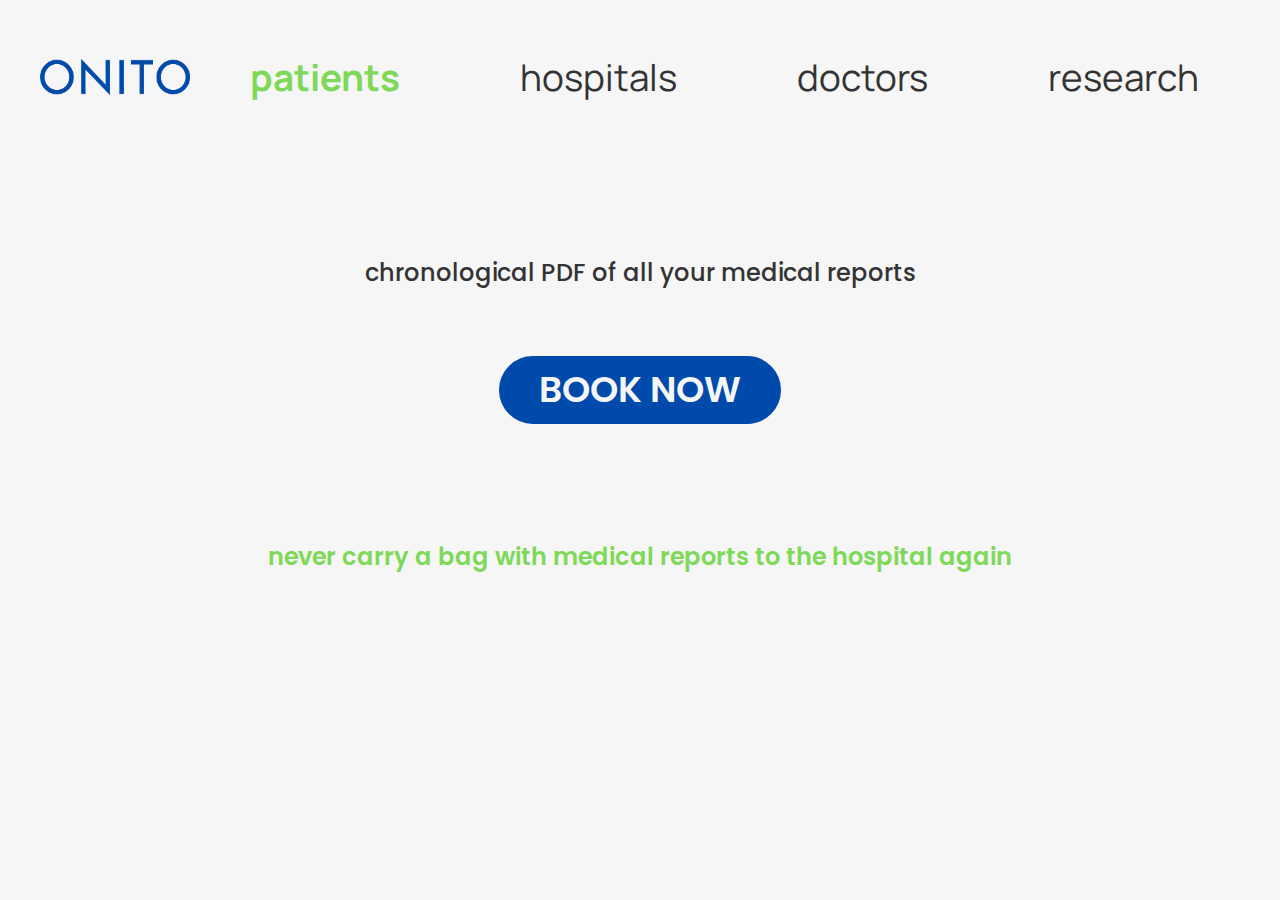
<file: index.html>
<!DOCTYPE html>
<html lang="en">
<head>
    <meta charset="UTF-8">
    <meta http-equiv="X-UA-Compatible" content="IE=edge">
    <meta name="viewport" content="width=device-width, initial-scale=1.0">
    <link rel="stylesheet" href="styles.css">
    <link rel="stylesheet" href="utilities.css">
    <link rel="stylesheet" type="text/css" href="https://fonts.googleapis.com/css?family=Poppins" />
    <link rel="shortcut icon" type="image/x-icon" href="assets/favicon.ico"/>
    <title>ONITO Home</title>
</head>
<body>
    <!-- NAVBAR -->
    <div class="navbar my-3 ">
        <div class="container flex">
            <img src="assets/logo.png" alt="" class="logo">
            <nav>
                <ul>
                    <li><a class="selected" href="index.html">patients</a></li>
                    <li><a href="hospitals.html">hospitals</a></li>
                    <li><a href="doctors.html">doctors</a></li>
                    <li><a href="research.html">research</a></li>
                </ul>
            </nav>
        </div>
    </div>

    <!-- HERO -->
    <section class="hero p-3">
        <div class="container hero">
            <div class="hero-text container flex">
                <h1>chronological PDF of all your medical reports</h1>
            </div>
            <a class="btn m-5" href="mailto:onitomed@gmail.com">BOOK NOW</a>
            <div class="hero-body flex">
                
            </div>
            <div class="hero-end m-1">
                <p>never carry a bag with medical reports to the hospital again</p>
            </div>
        </div>
    </section>
</body>
</html>
</file>
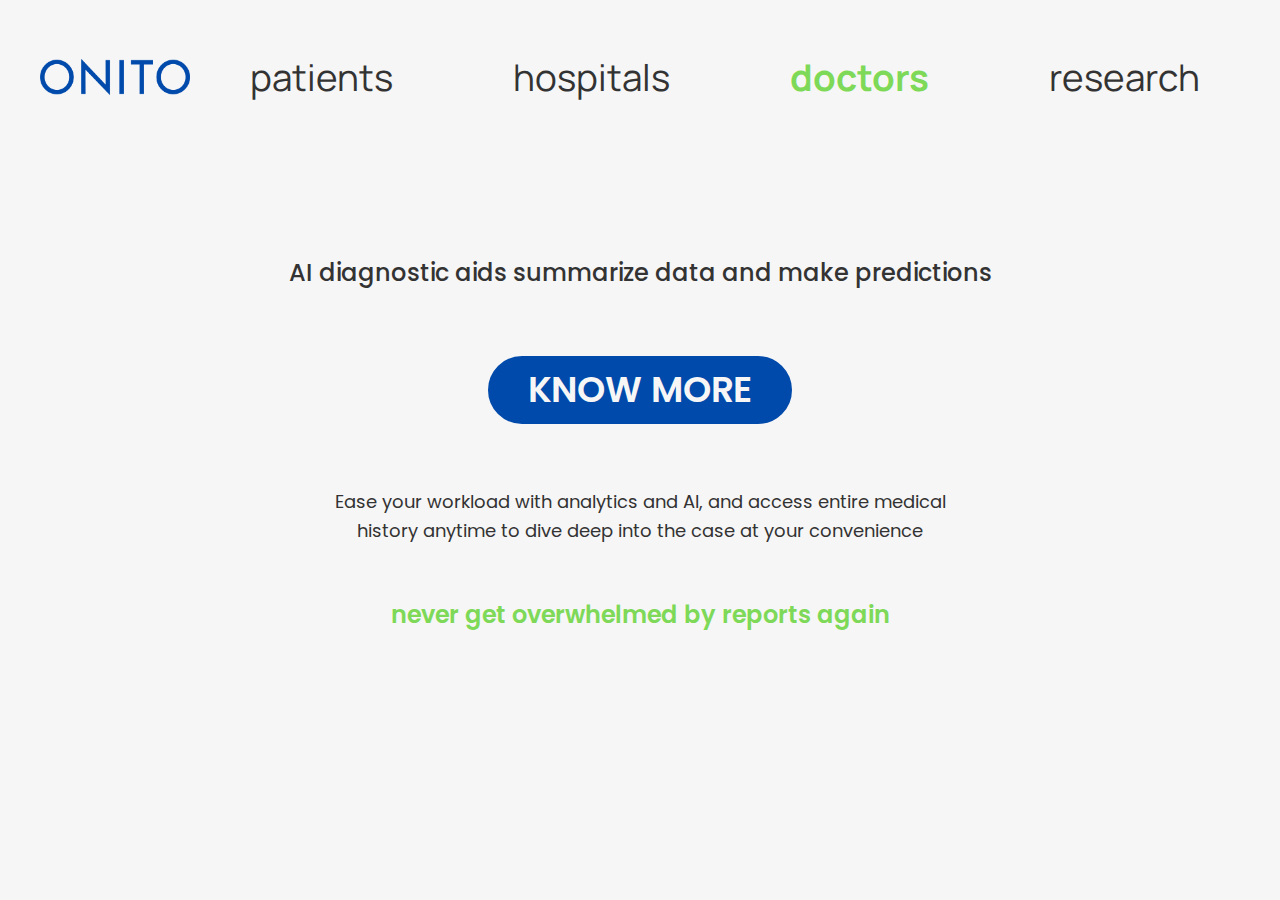
<file: doctors.html>
<!DOCTYPE html>
<html lang="en">
<head>
    <meta charset="UTF-8">
    <meta http-equiv="X-UA-Compatible" content="IE=edge">
    <meta name="viewport" content="width=device-width, initial-scale=1.0">
    <link rel="stylesheet" href="styles.css">
    <link rel="stylesheet" href="utilities.css">
    <link rel="stylesheet" type="text/css" href="https://fonts.googleapis.com/css?family=Poppins" />
    <link rel="shortcut icon" type="image/x-icon" href="assets/favicon.ico"/>
    <title>ONITO Doctors</title>
</head>
<body>
    <!-- NAVBAR -->
    <div class="navbar my-3 ">
        <div class="container flex">
            <img src="assets/logo.png" alt="" class="logo">
            <nav>
                <ul>
                    <li><a href="index.html">patients</a></li>
                    <li><a href="hospitals.html">hospitals</a></li>
                    <li><a class="selected" href="doctors.html">doctors</a></li>
                    <li><a href="research.html">research</a></li>
                </ul>
            </nav>
        </div>
    </div>

    <!-- HERO -->
    <section class="hero p-3">
        <div class="container hero">
            <div class="hero-text container flex">
                <h1>AI diagnostic aids summarize data and make predictions</h1>
            </div>
            <a class="btn m-5" href="mailto:onitomed@gmail.com">KNOW MORE</a>
            <div class="hero-body flex">
                <p>Ease your workload with analytics and AI, and access entire medical history anytime to dive deep into the case at your convenience</p>
            </div>
            <div class="hero-end m-1">
                <p>never get overwhelmed by reports again</p>
            </div>
        </div>
    </section>
</body>
</html>
</file>
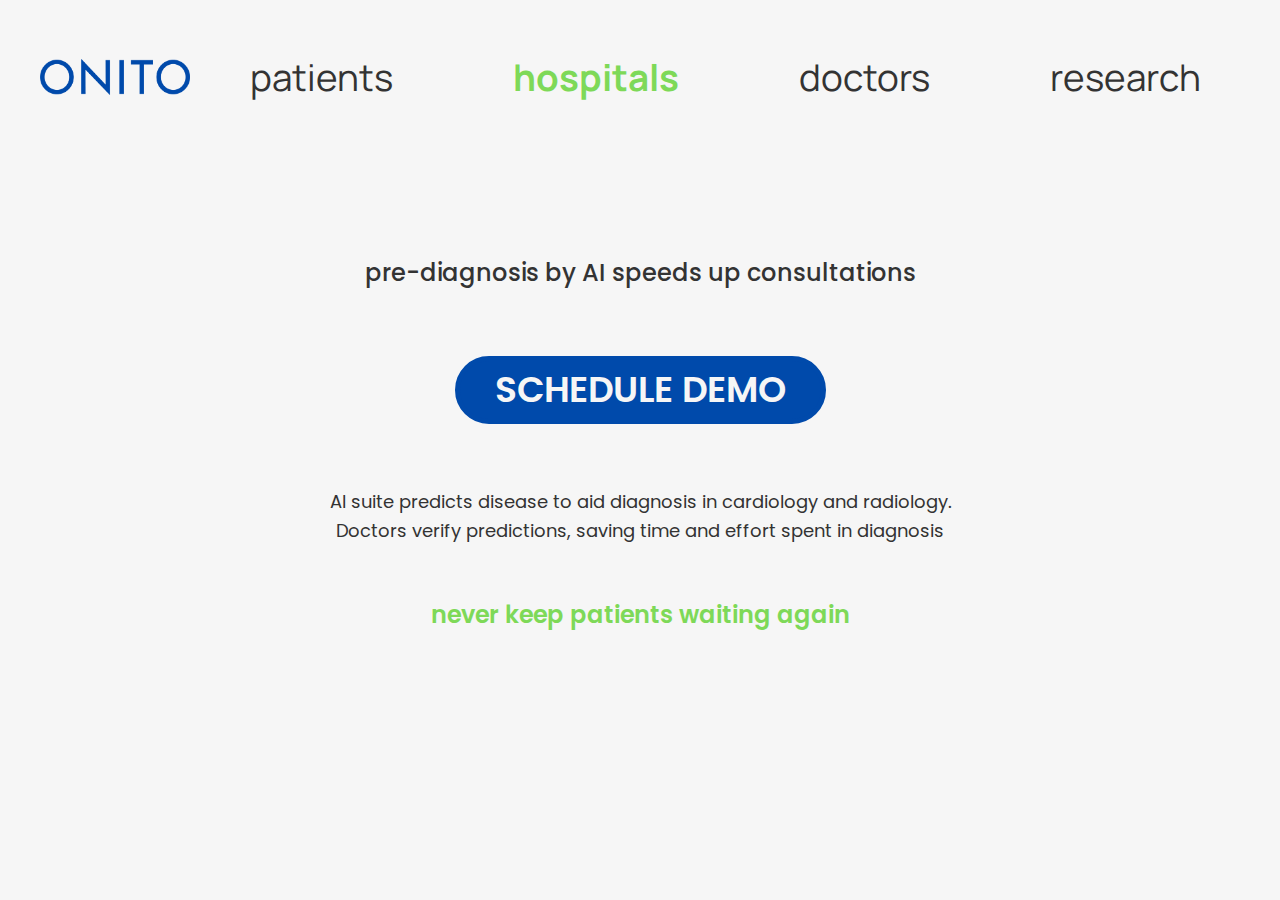
<file: hospitals.html>
<!DOCTYPE html>
<html lang="en">
<head>
    <meta charset="UTF-8">
    <meta http-equiv="X-UA-Compatible" content="IE=edge">
    <meta name="viewport" content="width=device-width, initial-scale=1.0">
    <link rel="stylesheet" href="styles.css">
    <link rel="stylesheet" href="utilities.css">
    <link rel="stylesheet" type="text/css" href="https://fonts.googleapis.com/css?family=Poppins" />
    <link rel="shortcut icon" type="image/x-icon" href="assets/favicon.ico"/>
    <title>ONITO Hospitals</title>
</head>
<body>
    <!-- NAVBAR -->
    <div class="navbar my-3 ">
        <div class="container flex">
            <img src="assets/logo.png" alt="" class="logo">
            <nav>
                <ul>
                    <li><a href="index.html">patients</a></li>
                    <li><a class="selected" href="hospitals.html">hospitals</a></li>
                    <li><a href="doctors.html">doctors</a></li>
                    <li><a href="research.html">research</a></li>
                </ul>
            </nav>
        </div>
    </div>

    <!-- HERO -->
    <section class="hero p-3">
        <div class="container hero">
            <div class="hero-text container flex">
                <h1>pre-diagnosis by AI speeds up consultations</h1>
            </div>
            <a class="btn m-5" href="mailto:onitomed@gmail.com">SCHEDULE DEMO</a>
            <div class="hero-body flex">
                <p>AI suite predicts disease to aid diagnosis in cardiology and radiology. Doctors verify predictions, saving time and effort spent in diagnosis</p>
            </div>
            <div class="hero-end m-1">
                <p>never keep patients waiting again</p>
            </div>
        </div>
    </section>
</body>
</html>
</file>
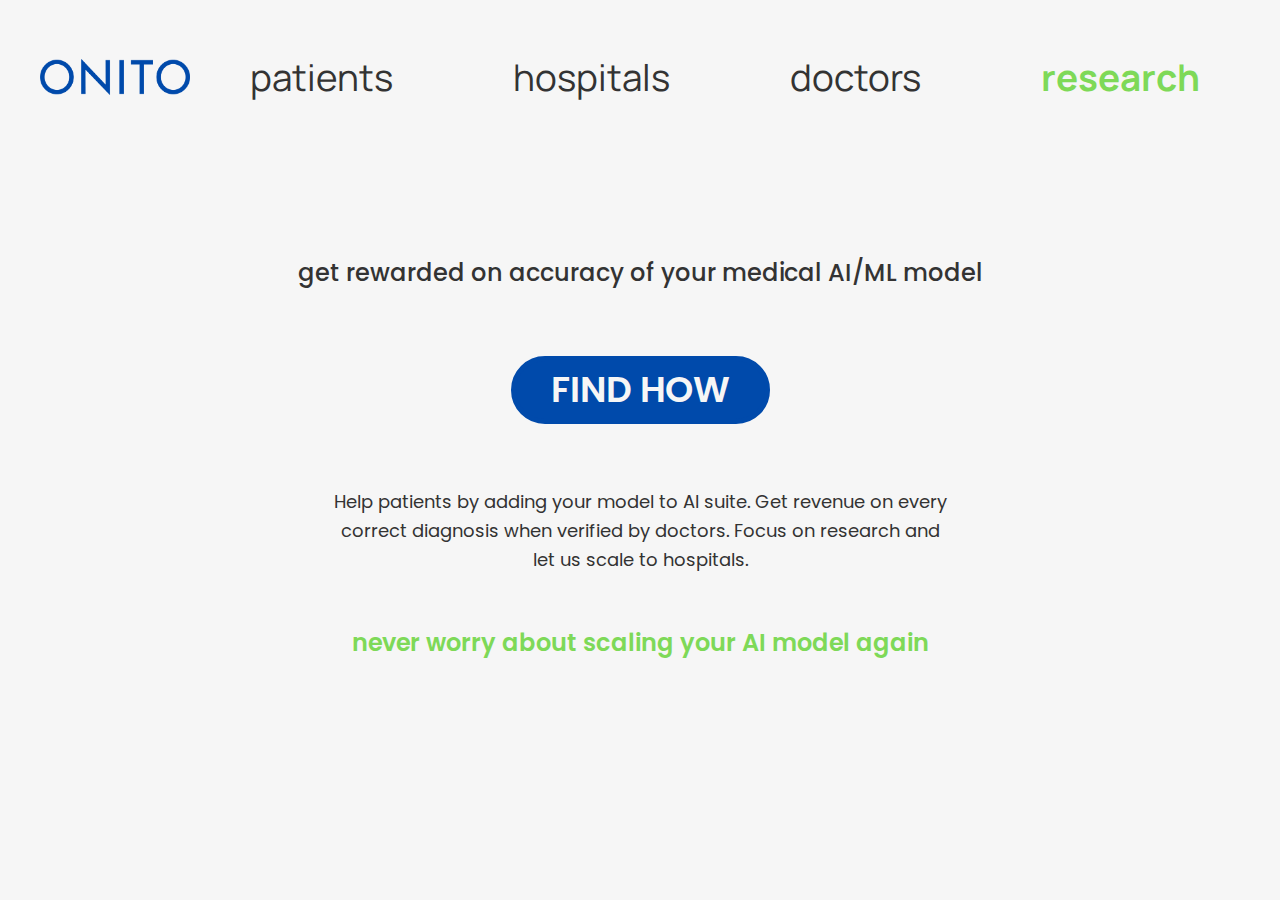
<file: research.html>
<!DOCTYPE html>
<html lang="en">
<head>
    <meta charset="UTF-8">
    <meta http-equiv="X-UA-Compatible" content="IE=edge">
    <meta name="viewport" content="width=device-width, initial-scale=1.0">
    <link rel="stylesheet" href="styles.css">
    <link rel="stylesheet" href="utilities.css">
    <link rel="stylesheet" type="text/css" href="https://fonts.googleapis.com/css?family=Poppins" />
    <link rel="shortcut icon" type="image/x-icon" href="assets/favicon.ico"/>
    <title>ONITO Home</title>
</head>
<body>
    <!-- NAVBAR -->
    <div class="navbar my-3 ">
        <div class="container flex">
            <img src="assets/logo.png" alt="" class="logo">
            <nav>
                <ul>
                    <li><a href="index.html">patients</a></li>
                    <li><a href="hospitals.html">hospitals</a></li>
                    <li><a href="doctors.html">doctors</a></li>
                    <li><a class="selected" href="research.html">research</a></li>
                </ul>
            </nav>
        </div>
    </div>

    <!-- HERO -->
    <section class="hero p-3">
        <div class="container hero">
            <div class="hero-text container flex">
                <h1>get rewarded on accuracy of your medical AI/ML model</h1>
            </div>
            <a class="btn m-5" href="mailto:onitomed@gmail.com">FIND HOW</a>
            <div class="hero-body flex">
                <p>Help patients by adding your model to AI suite. Get revenue on every correct diagnosis when verified by doctors. Focus on research and let us scale to hospitals.</p>
            </div>
            <div class="hero-end m-1">
                <p>never worry about scaling your AI model again</p>
            </div>
        </div>
    </section>
</body>
</html>
</file>
<file: styles.css>
@import url('https://fonts.googleapis.com/css2?family=Manrope&family=Poppins&display=swap');
 
:root {
    --primary-color: #004AAB;
    --secondary-color: #7ED958;
    --tertiary-color: #5CE1E6;
    --dark-color: #002240;
    --light-color: #f4f4f4;
    --success-color: #5cb85c;
    --error-color: #d9534f;
}

* {
    box-sizing: border-box;
    margin: 0;
    padding: 0;
}

body {
    font-family: "Poppins", sans-serif;
    color: #333;
    line-height: 1.6;
    background-color: #f6f6f6;
}

/* NAVBAR */
.navbar {
    font-family: "Manrope", sans-serif;
    height: 90px;
    overflow: visible;
}

.navbar .flex {
    justify-content: space-between;
}

.navbar ul {
    display: flex;
}

.navbar a {
    padding: 10px;
    margin: 0 50px;
    font-size: 2.3rem;
}

.navbar .selected {
    font-weight: bold;
    color: var(--secondary-color);
   
}

.navbar a:hover {
    border-bottom: 2px var(--secondary-color) solid;
}

/* HERO */
.hero {
    text-align: center;
    margin: 100px 0px;
}
.flex {
    display: flex;
    justify-content: center;
    align-items: center;
}

.hero h1 {
    font-size: 1.5rem;
    font-weight: 500;
}

.hero-body {
    max-width: 625px;
    margin: auto;
    margin-bottom: 50px;
}


.hero-body p {
    font-size: 1.125rem;
    text-align: center;
}

.hero-end {
    font-size: 1.5rem;
    font-weight: 600;
    color: var(--secondary-color);
    letter-spacing: -2%;
}
.hero a {
    font-size: 2.25rem;
    font-weight: 600;
    letter-spacing: -2.5%rem;
}

ul {
    list-style-type: none;
}

a {
    text-decoration: none;
    color: #333;
}

.navbar img {
    width: 150px;
    height: auto;
}

/* smaller desktops */
@media (max-width: 1250px) {
    .navbar a {
        padding: 10px 8px;
        font-size: 1.5rem;
        margin: 0 15px;
    }
}

@media (max-width: 768px) {
    body {
        display: none;
    }
}
</file>
<file: utilities.css>
.container {
    max-width: 1400px;
    margin: 0 auto;
    overflow: auto;
    padding: 0 40px;
    
}

.card {
    background-color: #fff;
    border-radius: 10px;
    box-shadow: 0 2px 10px rgba(0,0,0,0.2);
    padding: 20px;
    margin: 10px;
    color: #333;
}

.btn {
    display: inline-block;
    padding: 0px 35px;
    cursor: pointer;
    background-color: var(--primary-color);
    color: #f6f6f6;
    border: 5px solid var(--primary-color);
    border-radius: 111px;
}

.btn:hover {
    background-color: transparent;
    color: var(--primary-color);
    border: 5px solid var(--primary-color);
}

/* Background & colored buttons*/
.bg-primary,
.btn-primary {
    background-color: var(--primary-color);
    color: #fff;
}

.bg-secondary,
.btn-secondary {
    background-color: var(--secondary-color);
    color: #fff;
}

.bg-dark,
.btn-dark {
    background-color: var(--dark-color);
    color: #fff;
}

.bg-light,
.btn-light {
    background-color: var(--light-color);
    color: #333;
}

.bg-primary a,
.btn-primary a,
.bg-secondary a,
.btn-secondary a,
.bg-dark a,
.btn-dark a {
    color: #fff;
}

/* Text */
.text-center {
    text-align: center;
}

.sm {
    font-size: 1rem;
}

.md {
    font-size: 2rem;
}

.lg {
    font-size: 3rem;
}

.xl {
    font-size: 4rem;
}

.lead {
    font-size: 20px;
    color: #fff;
}

/* Text colors */
.text-primary {
    color: var(--primary-color);
}

.text-secondary {
    color: var(--secondary-color);
}

.text-dark {
    color: var(--dark-color);
}

.text-light{
    color: var(--light-color);
}

/* Alert */
.alert {
    background-color: var(--light-color);
    padding: 10px 20px;
    font-weight: bold;
    margin: 15px 0;
}

.alert i {
    margin-right: 10px;
}

.alert-success {
    background-color: var(--success-color);
    color: #fff;
}

.alert-error {
    background-color: var(--error-color);
    color: #fff;
}

.flex {
    display: flex;
    justify-content: center;
    align-items: center;
    height: 100%;
    
}

/* Grid */
.grid {
    display: grid;
    grid-template-columns: repeat(2, 1fr);
    gap: 20px;
    justify-content: center;
    align-items: center;
    height: 100%;
      
}

.grid-3 {
    grid-template-columns: repeat(3, 1fr);
}

.grid-px-50 {
    padding: 0px 50px;
}

/* Margin */
.my-1 {
    margin: 1rem 0;
}
.my-2 {
    margin: 1.5rem 0;
}
.my-3 {
    margin: 2rem 0;
}
.my-4 {
    margin: 3rem 0;
}
.my-5 {
    margin: 4rem 0;
}

.m-1 {
    margin: 1rem;
}
.m-2 {
    margin: 1.5rem;
}
.m-3 {
    margin: 2rem;
}
.m-4 {
    margin: 3rem;
}
.m-5 {
    margin: 4rem;
}

/* Padding */
.py-1 {
    padding: 1rem 0;
}
.py-2 {
    padding: 1.5rem 0;
}
.py-3 {
    padding: 2rem 0;
}
.py-4 {
    padding: 3rem 0;
}
.py-5 {
    padding: 4rem 0;
}

.p-1 {
    padding: 1rem;
}
.p-2 {
    padding: 1.5rem;
}
.p-3 {
    padding: 2rem;
}
.p-4 {
    padding: 3rem;
}
.p-5 {
    padding: 4rem;
}
</file>
